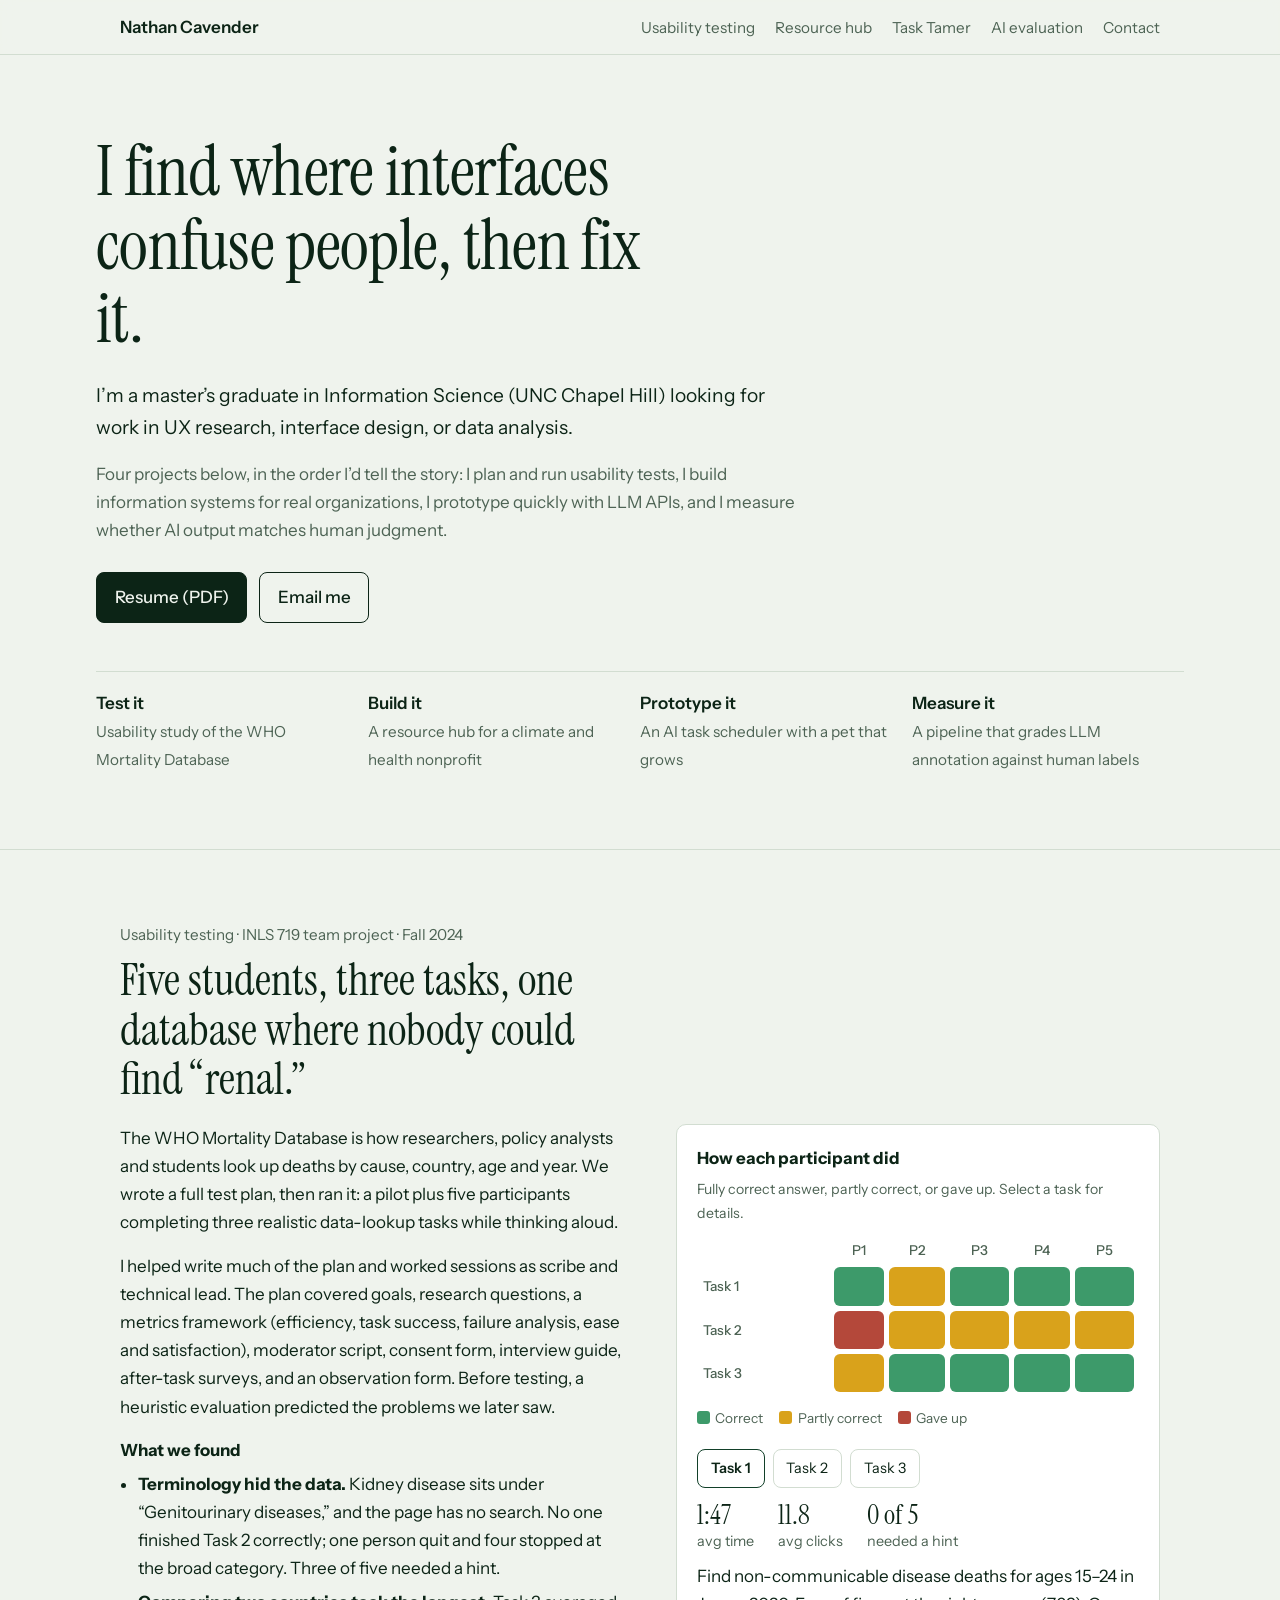
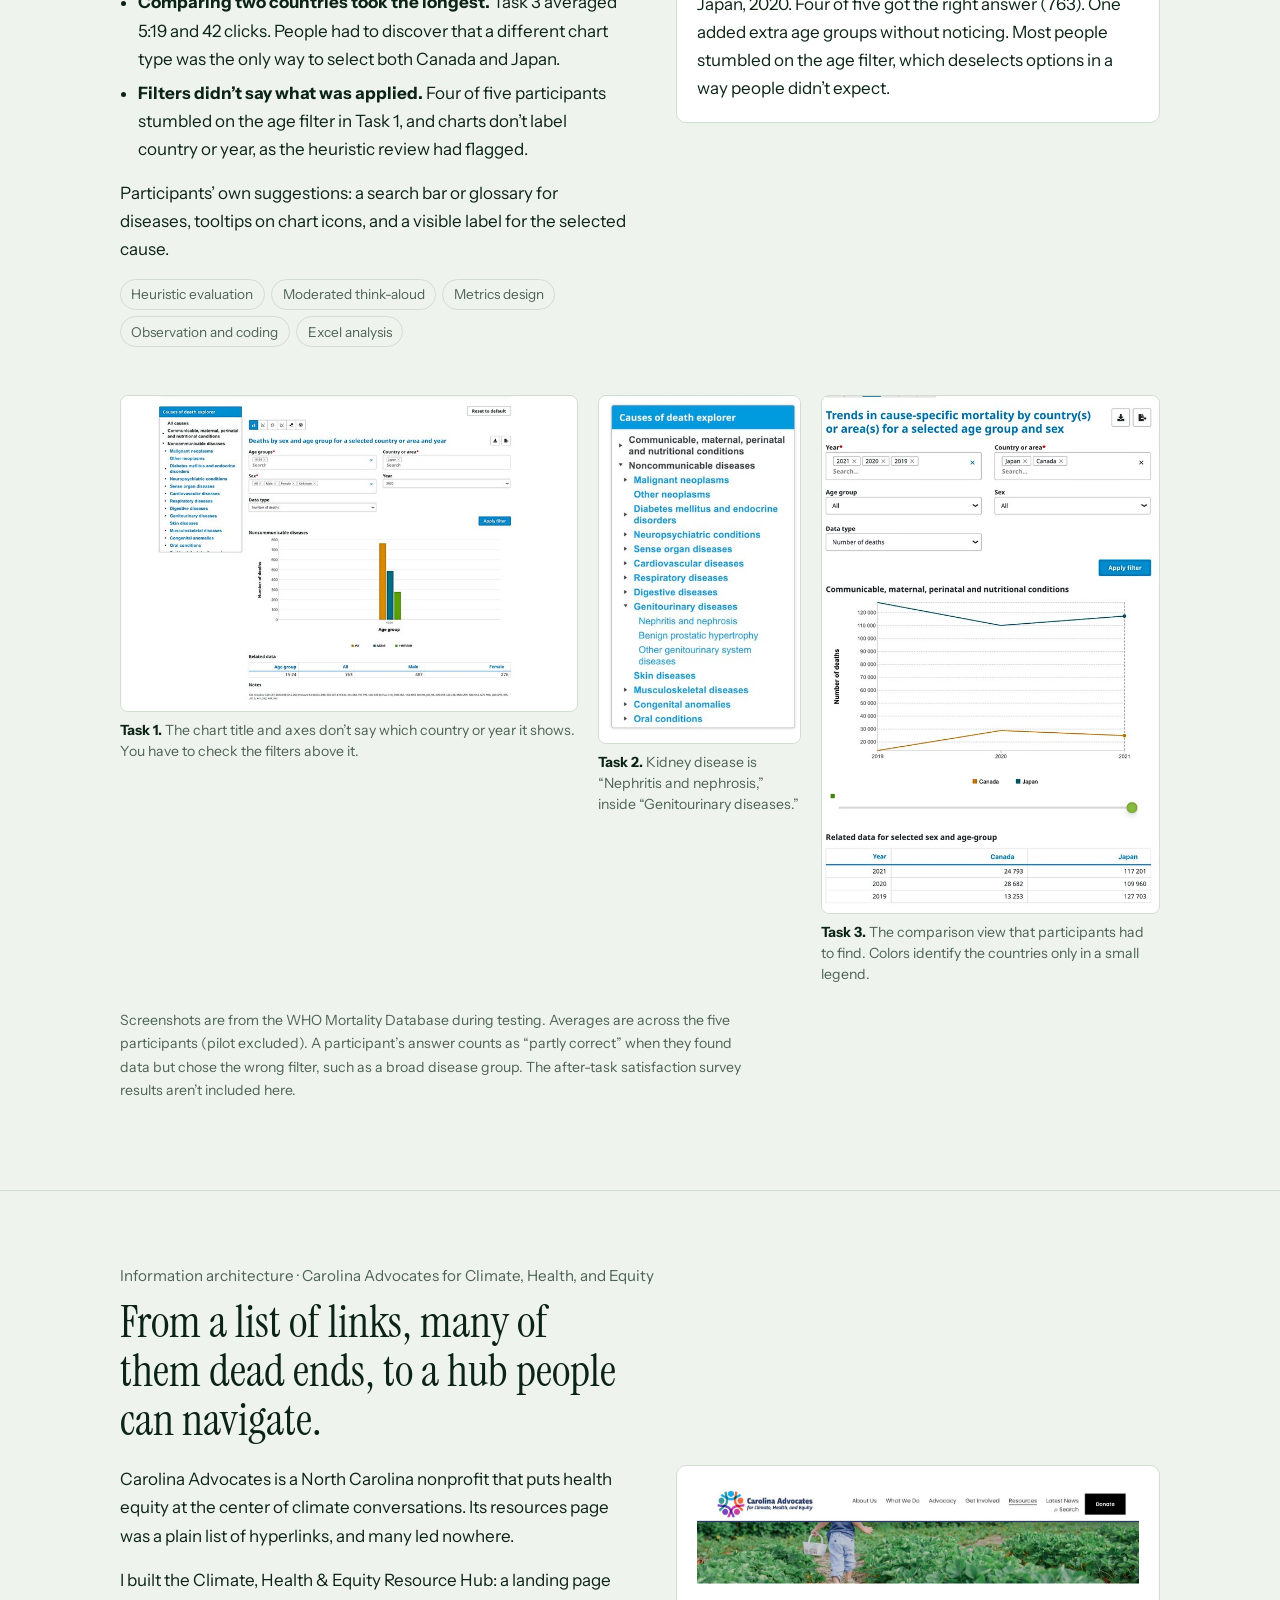
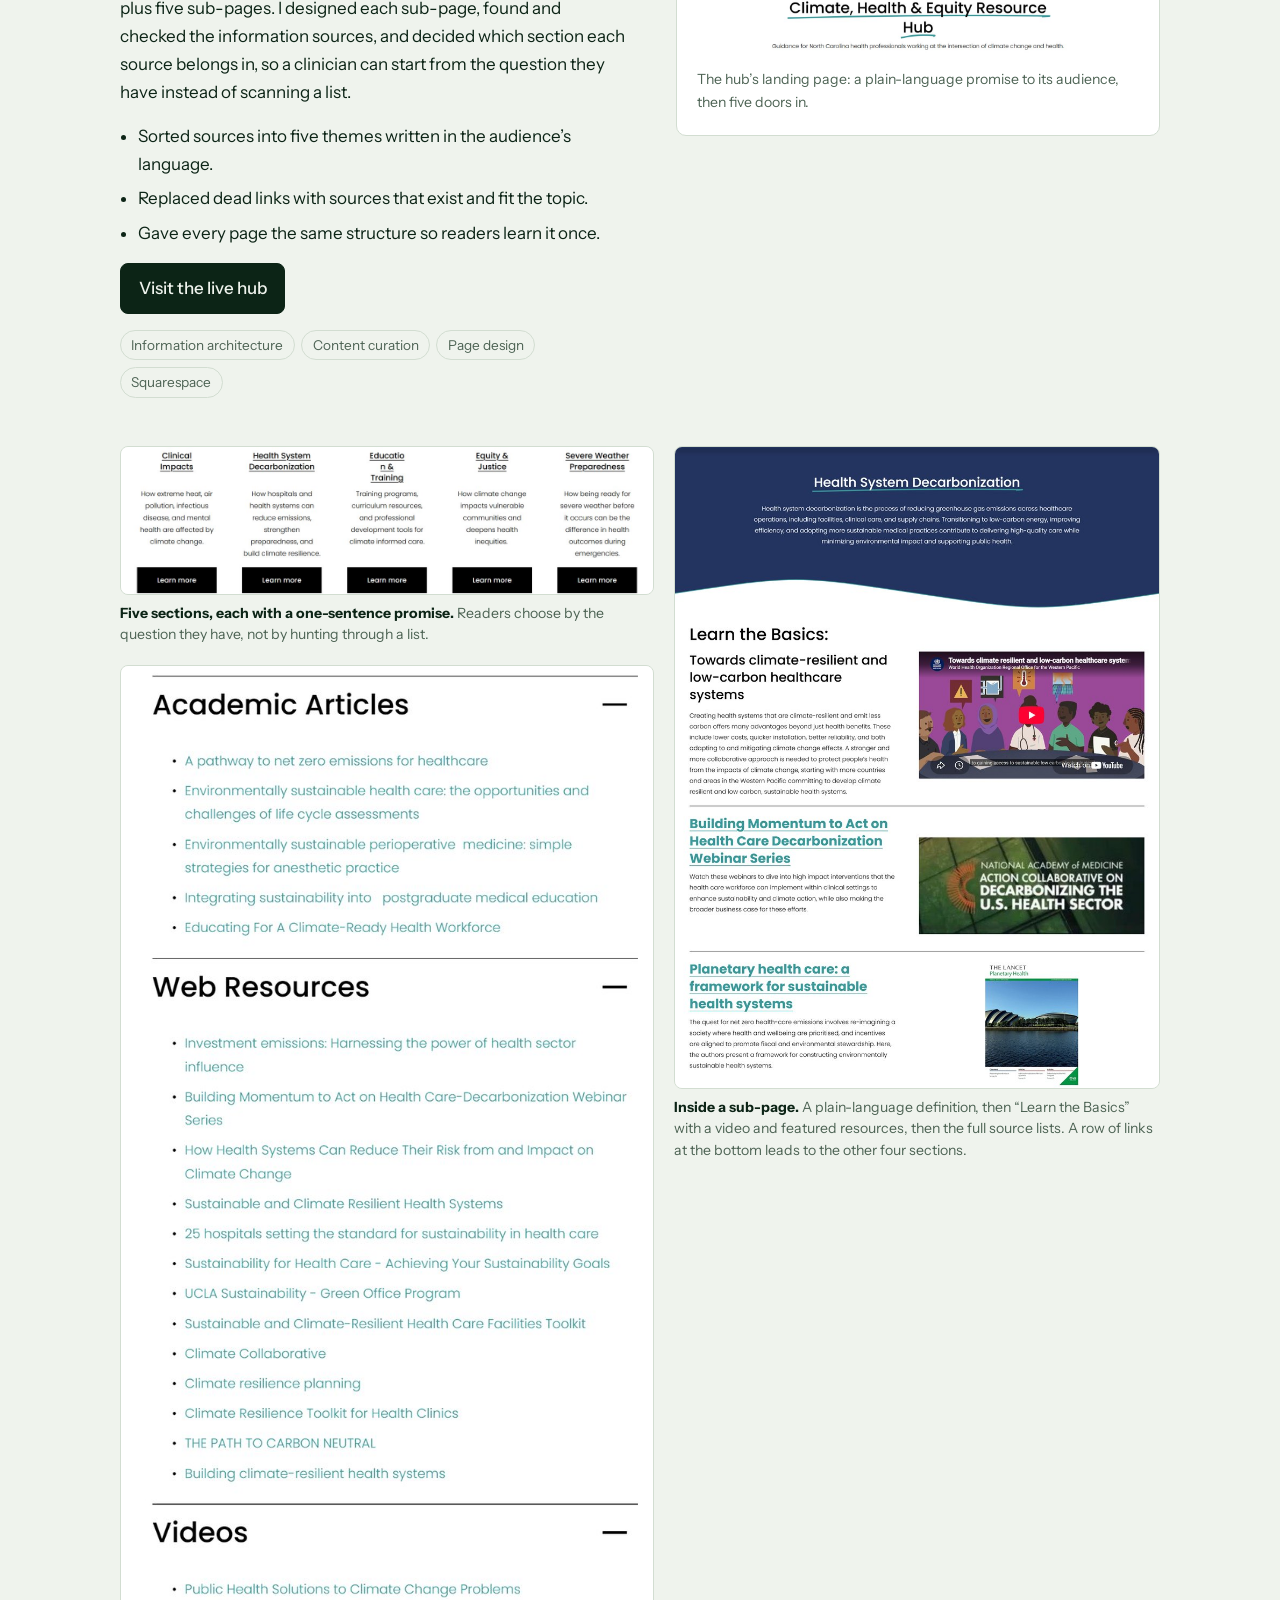
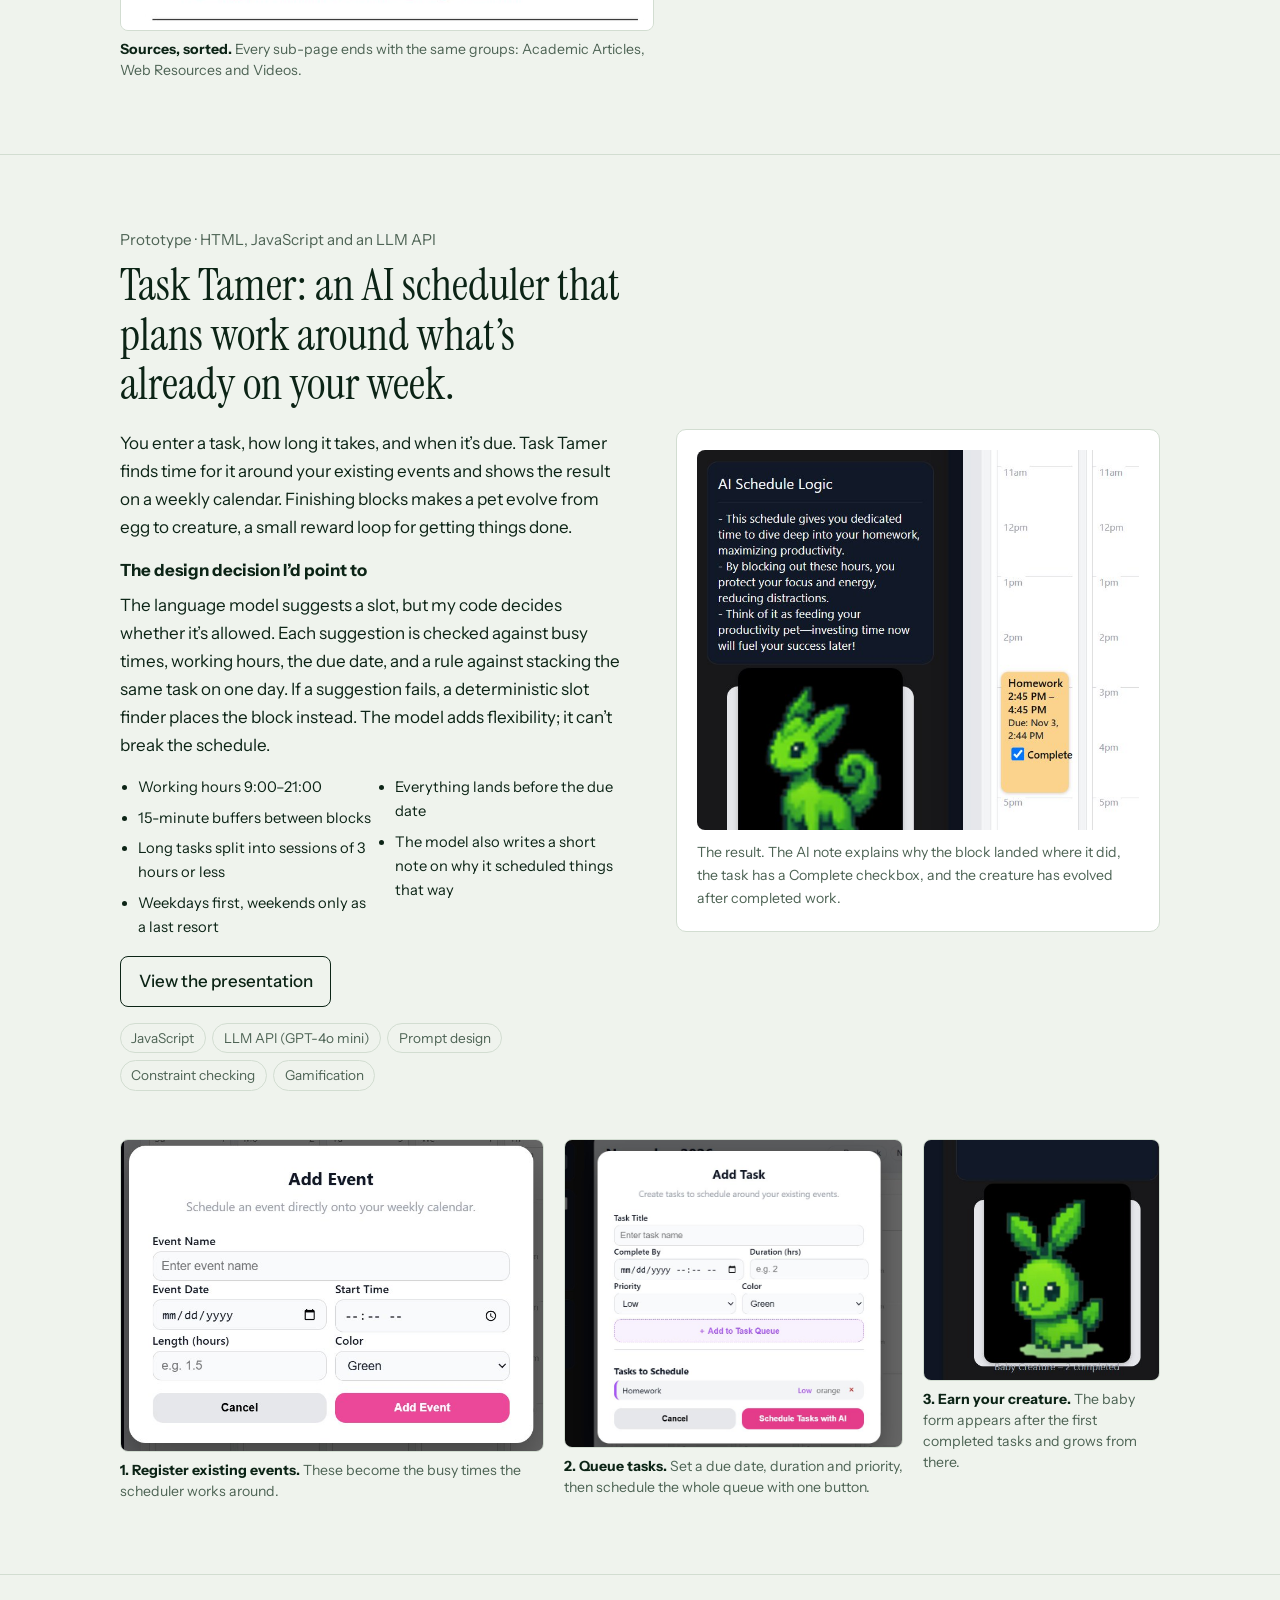
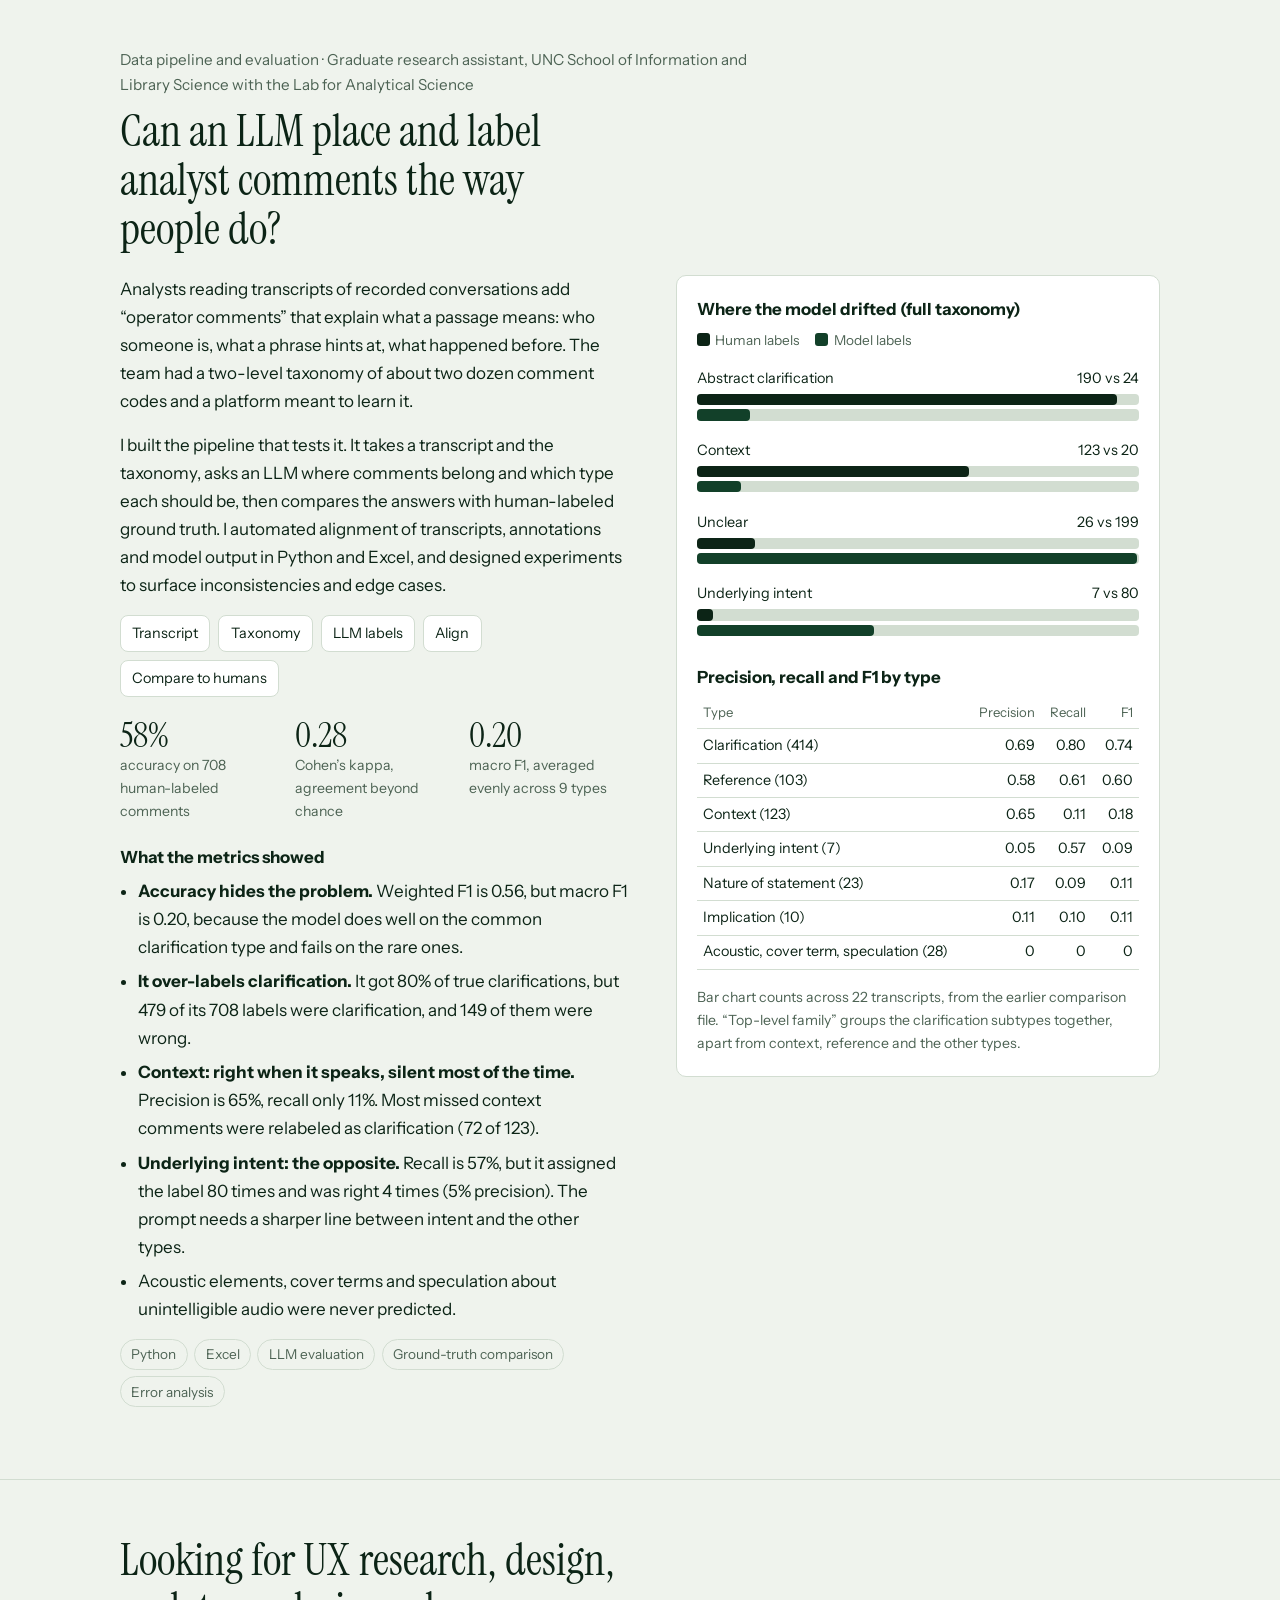
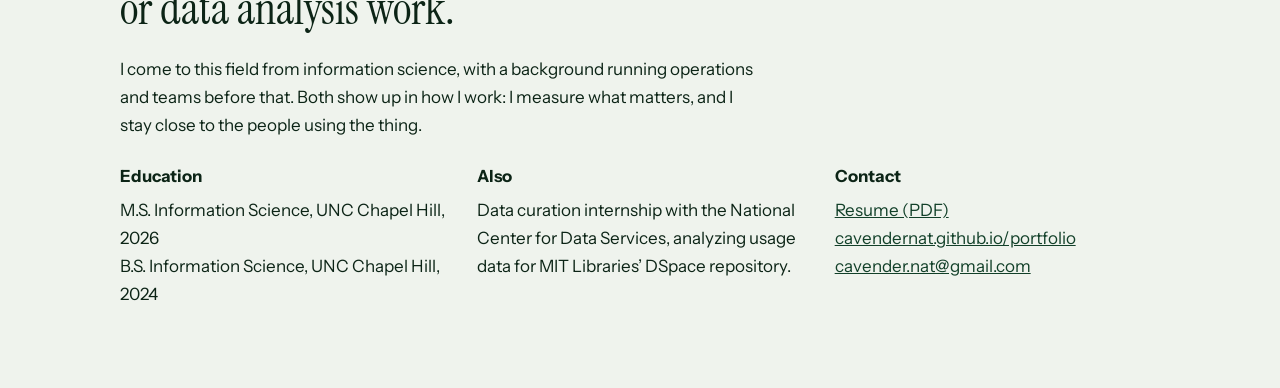
<file: index.html>
<!DOCTYPE html>
<html lang="en">
<head>
<meta charset="utf-8">
<meta name="viewport" content="width=device-width, initial-scale=1">
<title>Nathan Cavender – UX research, design and data analysis</title>
<meta name="description" content="Information Science M.S. (UNC Chapel Hill). I test interfaces, build resource systems, and evaluate AI against human ground truth.">
<link rel="preconnect" href="https://fonts.googleapis.com">
<link rel="preconnect" href="https://fonts.gstatic.com" crossorigin>
<link href="https://fonts.googleapis.com/css2?family=Instrument+Sans:wght@400;500;600&family=Instrument+Serif&display=swap" rel="stylesheet">
<style>
:root{--bg:#eff3ed;--panel:#ffffff;--ink:#0c2416;--mute:#4d6354;--line:#d2ddd1;--accent:#124029;--ok:#3d9a6a;--part:#d9a21b;--bad:#b4483a;--serif:"Instrument Serif",Georgia,serif;--sans:"Instrument Sans",system-ui,-apple-system,"Segoe UI",sans-serif}
@media (prefers-color-scheme:dark){:root:not([data-theme="light"]){--bg:#0e1a13;--panel:#162a1e;--ink:#e6f0e8;--mute:#9bb5a3;--line:#294034;--accent:#7fcf9f;--ok:#52b88a;--part:#e6b43c;--bad:#e0715f}}
*{box-sizing:border-box}
html{scroll-behavior:smooth;scroll-padding-top:4.5rem}
body{margin:0;background:var(--bg);color:var(--ink);font:400 1.0625rem/1.65 var(--sans);-webkit-font-smoothing:antialiased}
a{color:var(--accent)}
:focus-visible{outline:3px solid var(--accent);outline-offset:3px;border-radius:4px}
.wrap{max-width:68rem;margin:0 auto;padding:0 1.5rem}
header.top{position:sticky;top:0;z-index:5;background:color-mix(in srgb,var(--bg) 90%,transparent);backdrop-filter:blur(8px);border-bottom:1px solid var(--line)}
header.top .wrap{display:flex;justify-content:space-between;align-items:center;gap:1rem;padding-block:.8rem}
.brand{font-weight:600;text-decoration:none;color:var(--ink)}
nav a{margin-left:1.25rem;text-decoration:none;color:var(--mute);font-size:.95rem}
nav a:hover{color:var(--ink)}
.hero{padding:5rem 0 3.5rem}
h1{font:400 clamp(2.4rem,6vw,4.4rem)/1.05 var(--serif);margin:0 0 1.5rem;max-width:18ch;letter-spacing:-.01em}
.lede{font-size:1.2rem;max-width:44rem;color:var(--ink);margin:0 0 1rem}
.sub{color:var(--mute);max-width:44rem;margin:0 0 1.75rem}
.btns{display:flex;flex-wrap:wrap;gap:.75rem}
.btn{display:inline-block;padding:.65rem 1.1rem;border-radius:8px;border:1.5px solid var(--ink);color:var(--ink);text-decoration:none;font-weight:500}
.btn.main{background:var(--ink);color:var(--bg)}
.btn:hover{border-color:var(--accent)}
.thread{display:grid;grid-template-columns:repeat(auto-fit,minmax(14rem,1fr));gap:0;margin-top:3rem;border-top:1px solid var(--line)}
.thread a{display:block;padding:1.1rem 1.25rem 1.2rem 0;text-decoration:none;color:var(--ink)}
.thread b{display:block;font-weight:600}
.thread span{color:var(--mute);font-size:.95rem}
.thread a:hover b{color:var(--accent)}
section.proj{padding:4.5rem 0;border-top:1px solid var(--line)}
.meta{color:var(--mute);font-size:.95rem;margin:0 0 .6rem}
h2{font:400 clamp(1.9rem,4vw,2.8rem)/1.1 var(--serif);margin:0 0 1.25rem;max-width:24ch}
h3{font-size:1.05rem;margin:0 0 .35rem}
.cols{display:grid;grid-template-columns:minmax(0,1.05fr) minmax(0,1fr);gap:3rem;align-items:start}
@media (max-width:52rem){.cols{grid-template-columns:1fr;gap:2rem}nav a:not(:last-child){display:none}}
p{margin:0 0 1rem;max-width:40rem}
ul.plain{padding-left:1.1rem;margin:0 0 1rem}
ul.plain li{margin-bottom:.4rem}
.panel{background:var(--panel);border:1px solid var(--line);border-radius:10px;padding:1.25rem}
.chips{display:flex;flex-wrap:wrap;gap:.4rem;margin:1rem 0 0;padding:0;list-style:none}
.chips li{font-size:.85rem;padding:.2rem .65rem;border:1px solid var(--line);border-radius:99px;color:var(--mute)}
/* WHO matrix */
.matrix{width:100%;border-collapse:separate;border-spacing:5px}
.matrix th{font-weight:500;font-size:.85rem;color:var(--mute);text-align:left}
.matrix thead th{text-align:center}
.matrix td{padding:0}
.cell{display:block;width:100%;height:2.4rem;border-radius:6px;border:0}
.c1{background:var(--ok)}.c5{background:var(--part)}.c0{background:var(--bad)}
.legend{display:flex;gap:1rem;flex-wrap:wrap;font-size:.85rem;color:var(--mute);margin:.6rem 0 0}
.legend i{display:inline-block;width:.8rem;height:.8rem;border-radius:3px;margin-right:.35rem;vertical-align:-1px}
.tasktabs{display:flex;gap:.5rem;margin:1.25rem 0 .75rem;flex-wrap:wrap}
.tasktabs button{font:inherit;font-size:.9rem;padding:.4rem .8rem;border-radius:8px;border:1.5px solid var(--line);background:transparent;color:var(--ink);cursor:pointer}
.tasktabs button[aria-selected="true"]{border-color:var(--accent);background:var(--panel);font-weight:600}
.stats{display:flex;gap:1.5rem;margin:0 0 .5rem;font-size:.9rem;color:var(--mute)}
.stats b{display:block;font:400 1.7rem/1.1 var(--serif);color:var(--ink)}
#taskText{margin:0;min-height:5.2rem}
.note{font-size:.88rem;color:var(--mute)}
/* bars */
.bars{display:grid;gap:.9rem}
.bar .lab{display:flex;justify-content:space-between;font-size:.9rem;margin-bottom:.2rem}
.track{height:.7rem;background:var(--line);border-radius:4px;margin-bottom:.25rem;position:relative}
.track i{position:absolute;left:0;top:0;bottom:0;border-radius:4px}
.hum{background:var(--ink)}.mod{background:var(--accent)}
.key{display:flex;gap:1rem;font-size:.85rem;color:var(--mute);margin-bottom:1rem}
.key i{display:inline-block;width:.8rem;height:.8rem;border-radius:3px;margin-right:.35rem;vertical-align:-1px}
.flow{display:flex;flex-wrap:wrap;gap:.5rem;align-items:center;font-size:.9rem;margin:0 0 1.25rem;padding:0;list-style:none}
.flow li{padding:.35rem .7rem;border:1px solid var(--line);border-radius:8px;background:var(--panel)}
.flow li+li::before{content:"";}
.big{display:grid;grid-template-columns:repeat(3,1fr);gap:1rem;margin:0 0 1.25rem}
.big div{font-size:.88rem;color:var(--mute)}
.big b{display:block;font:400 2.2rem/1.05 var(--serif);color:var(--ink)}
/* hub + tamer mocks */
.hub{display:grid;grid-template-columns:1fr 1fr;gap:.5rem}
.hub span{padding:.7rem .8rem;border-radius:8px;background:var(--bg);border:1px solid var(--line);font-size:.9rem}
.before{font-size:.9rem;color:var(--mute);margin:0 0 .5rem}
.old{font-family:ui-monospace,Menlo,monospace;font-size:.8rem;color:var(--bad);margin:0 0 1.1rem;line-height:1.7}
.old s{text-decoration-thickness:1px}
.week{display:grid;grid-template-columns:repeat(5,1fr);gap:.4rem}
.week div{background:var(--bg);border:1px solid var(--line);border-radius:8px;padding:.35rem;min-height:9.5rem;position:relative;font-size:.7rem;color:var(--mute)}
.week em{display:block;font-style:normal;margin-bottom:.3rem}
.blk{position:absolute;left:.3rem;right:.3rem;border-radius:5px;padding:.15rem .3rem;font-size:.68rem;line-height:1.2;color:#fff}
.blk.busy{background:#8a9ba1}.blk.task{background:var(--accent)}
.pr{width:100%;border-collapse:collapse;font-size:.9rem}.pr th,.pr td{padding:.3rem .4rem;border-bottom:1px solid var(--line);text-align:right;font-weight:400}.pr th:first-child{text-align:left}.pr thead th{color:var(--mute);font-size:.82rem}.shots{display:grid;grid-template-columns:1.35fr .6fr 1fr;gap:1.25rem;align-items:start;margin-top:3rem}@media (max-width:52rem){.shots{grid-template-columns:1fr}}.shots figure{margin:0}.shots img{display:block;width:100%;height:auto;border:1px solid var(--line);border-radius:8px;background:#fff}.shots figcaption{font-size:.88rem;color:var(--mute);margin-top:.5rem;line-height:1.5}.shots b{color:var(--ink)}.shots.tamer{grid-template-columns:1.25fr 1fr .7fr}@media (max-width:52rem){.shots.tamer{grid-template-columns:1fr}}.shots.hubshots{grid-template-columns:1.1fr 1fr}.shots.hubshots figure:nth-child(3){grid-column:2;grid-row:1/span 2}@media (max-width:52rem){.shots.hubshots{grid-template-columns:1fr}.shots.hubshots figure:nth-child(3){grid-column:auto;grid-row:auto}}.rules{columns:2;column-gap:1.5rem;font-size:.92rem}
@media (max-width:40rem){.rules{columns:1}}
footer{border-top:1px solid var(--line);padding:3.5rem 0 4rem}
.facts{display:grid;grid-template-columns:repeat(auto-fit,minmax(15rem,1fr));gap:2rem;margin-top:1.5rem}
@media (prefers-reduced-motion:reduce){html{scroll-behavior:auto}}
</style>
</head>
<body>
<header class="top"><div class="wrap">
  <a class="brand" href="#top">Nathan Cavender</a>
  <nav aria-label="Sections"><a href="#who">Usability testing</a><a href="#hub">Resource hub</a><a href="#tamer">Task Tamer</a><a href="#annotation">AI evaluation</a><a href="#contact">Contact</a></nav>
</div></header>

<main id="top">
<div class="wrap hero">
  <h1>I find where interfaces confuse people, then fix it.</h1>
  <p class="lede">I’m a master’s graduate in Information Science (UNC Chapel Hill) looking for work in UX research, interface design, or data analysis.</p>
  <p class="sub">Four projects below, in the order I’d tell the story: I plan and run usability tests, I build information systems for real organizations, I prototype quickly with LLM APIs, and I measure whether AI output matches human judgment.</p>
  <div class="btns"><a class="btn main" href="Nathan_Cavender_Resume.pdf">Resume (PDF)</a><a class="btn" href="mailto:cavender.nat@gmail.com">Email me</a></div>
  <div class="thread">
    <a href="#who"><b>Test it</b><span>Usability study of the WHO Mortality Database</span></a>
    <a href="#hub"><b>Build it</b><span>A resource hub for a climate and health nonprofit</span></a>
    <a href="#tamer"><b>Prototype it</b><span>An AI task scheduler with a pet that grows</span></a>
    <a href="#annotation"><b>Measure it</b><span>A pipeline that grades LLM annotation against human labels</span></a>
  </div>
</div>

<section class="proj" id="who"><div class="wrap">
  <p class="meta">Usability testing · INLS 719 team project · Fall 2024</p>
  <h2>Five students, three tasks, one database where nobody could find “renal.”</h2>
  <div class="cols">
    <div>
      <p>The WHO Mortality Database is how researchers, policy analysts and students look up deaths by cause, country, age and year. We wrote a full test plan, then ran it: a pilot plus five participants completing three realistic data-lookup tasks while thinking aloud.</p>
      <p>I helped write much of the plan and worked sessions as scribe and technical lead. The plan covered goals, research questions, a metrics framework (efficiency, task success, failure analysis, ease and satisfaction), moderator script, consent form, interview guide, after-task surveys, and an observation form. Before testing, a heuristic evaluation predicted the problems we later saw.</p>
      <h3>What we found</h3>
      <ul class="plain">
        <li><b>Terminology hid the data.</b> Kidney disease sits under “Genitourinary diseases,” and the page has no search. No one finished Task 2 correctly; one person quit and four stopped at the broad category. Three of five needed a hint.</li>
        <li><b>Comparing two countries took the longest.</b> Task 3 averaged 5:19 and 42 clicks. People had to discover that a different chart type was the only way to select both Canada and Japan.</li>
        <li><b>Filters didn’t say what was applied.</b> Four of five participants stumbled on the age filter in Task 1, and charts don’t label country or year, as the heuristic review had flagged.</li>
      </ul>
      <p>Participants’ own suggestions: a search bar or glossary for diseases, tooltips on chart icons, and a visible label for the selected cause.</p>
      <ul class="chips"><li>Heuristic evaluation</li><li>Moderated think-aloud</li><li>Metrics design</li><li>Observation and coding</li><li>Excel analysis</li></ul>
    </div>
    <div class="panel">
      <h3>How each participant did</h3>
      <p class="note" style="margin:0 0 .5rem">Fully correct answer, partly correct, or gave up. Select a task for details.</p>
      <table class="matrix" aria-label="Task completion by participant">
        <thead><tr><td></td><th scope="col">P1</th><th scope="col">P2</th><th scope="col">P3</th><th scope="col">P4</th><th scope="col">P5</th></tr></thead>
        <tbody>
          <tr><th scope="row">Task 1</th><td><i class="cell c1" title="Correct"></i></td><td><i class="cell c5" title="Partly correct"></i></td><td><i class="cell c1" title="Correct"></i></td><td><i class="cell c1" title="Correct"></i></td><td><i class="cell c1" title="Correct"></i></td></tr>
          <tr><th scope="row">Task 2</th><td><i class="cell c0" title="Gave up"></i></td><td><i class="cell c5" title="Partly correct"></i></td><td><i class="cell c5" title="Partly correct"></i></td><td><i class="cell c5" title="Partly correct"></i></td><td><i class="cell c5" title="Partly correct"></i></td></tr>
          <tr><th scope="row">Task 3</th><td><i class="cell c5" title="Partly correct"></i></td><td><i class="cell c1" title="Correct"></i></td><td><i class="cell c1" title="Correct"></i></td><td><i class="cell c1" title="Correct"></i></td><td><i class="cell c1" title="Correct"></i></td></tr>
        </tbody>
      </table>
      <div class="legend"><span><i style="background:var(--ok)"></i>Correct</span><span><i style="background:var(--part)"></i>Partly correct</span><span><i style="background:var(--bad)"></i>Gave up</span></div>
      <div class="tasktabs" role="tablist" aria-label="Task details">
        <button role="tab" aria-selected="true" data-t="0">Task 1</button><button role="tab" aria-selected="false" data-t="1">Task 2</button><button role="tab" aria-selected="false" data-t="2">Task 3</button>
      </div>
      <div class="stats"><div><b id="sTime">1:47</b>avg time</div><div><b id="sClicks">11.8</b>avg clicks</div><div><b id="sHelp">0 of 5</b>needed a hint</div></div>
      <p id="taskText" aria-live="polite"></p>
    </div>
  </div>
  <div class="shots">
    <figure><a href="images/who-task1-chart.jpg"><img src="images/who-task1-chart.jpg" alt="WHO Mortality Database chart of non-communicable disease deaths, ages 15–24, with filters above it" loading="lazy"></a><figcaption><b>Task 1.</b> The chart title and axes don’t say which country or year it shows. You have to check the filters above it.</figcaption></figure>
    <figure><a href="images/who-disease-list.jpg"><img src="images/who-disease-list.jpg" alt="Causes of death explorer list showing Genitourinary diseases expanded to Nephritis and nephrosis" loading="lazy"></a><figcaption><b>Task 2.</b> Kidney disease is “Nephritis and nephrosis,” inside “Genitourinary diseases.”</figcaption></figure>
    <figure><a href="images/who-task3-compare.jpg"><img src="images/who-task3-compare.jpg" alt="WHO line chart comparing Canada and Japan, 2019 to 2021, with a data table below" loading="lazy"></a><figcaption><b>Task 3.</b> The comparison view that participants had to find. Colors identify the countries only in a small legend.</figcaption></figure>
  </div>
  <p class="note" style="margin-top:1.5rem">Screenshots are from the WHO Mortality Database during testing. Averages are across the five participants (pilot excluded). A participant’s answer counts as “partly correct” when they found data but chose the wrong filter, such as a broad disease group. The after-task satisfaction survey results aren’t included here.</p>
</div></section>

<section class="proj" id="hub"><div class="wrap">
  <p class="meta">Information architecture · Carolina Advocates for Climate, Health, and Equity</p>
  <h2>From a list of links, many of them dead ends, to a hub people can navigate.</h2>
  <div class="cols">
    <div>
      <p>Carolina Advocates is a North Carolina nonprofit that puts health equity at the center of climate conversations. Its resources page was a plain list of hyperlinks, and many led nowhere.</p>
      <p>I built the Climate, Health &amp; Equity Resource Hub: a landing page plus five sub-pages. I designed each sub-page, found and checked the information sources, and decided which section each source belongs in, so a clinician can start from the question they have instead of scanning a list.</p>
      <ul class="plain">
        <li>Sorted sources into five themes written in the audience’s language.</li>
        <li>Replaced dead links with sources that exist and fit the topic.</li>
        <li>Gave every page the same structure so readers learn it once.</li>
      </ul>
      <p><a class="btn main" href="https://carolinaadvocates.org/resources" rel="noopener">Visit the live hub</a></p>
      <ul class="chips"><li>Information architecture</li><li>Content curation</li><li>Page design</li><li>Squarespace</li></ul>
    </div>
    <figure class="panel" style="margin:0"><a href="images/hub-landing.jpg"><img src="images/hub-landing.jpg" alt="Top of the Climate, Health and Equity Resource Hub page on carolinaadvocates.org" style="width:100%;height:auto;display:block;border-radius:8px" loading="lazy"></a><figcaption class="note" style="margin-top:.7rem">The hub’s landing page: a plain-language promise to its audience, then five doors in.</figcaption></figure>
  </div>
  <div class="shots hubshots">
    <figure><a href="images/hub-sections.jpg"><img src="images/hub-sections.jpg" alt="Five hub sections with one-sentence descriptions and Learn more buttons: Clinical Impacts, Health System Decarbonization, Education and Training, Equity and Justice, Severe Weather Preparedness" loading="lazy"></a><figcaption><b>Five sections, each with a one-sentence promise.</b> Readers choose by the question they have, not by hunting through a list.</figcaption></figure>
    <figure><a href="images/hub-subpage-accordion.jpg"><img src="images/hub-subpage-accordion.jpg" alt="Sub-page lists of linked sources grouped under Academic Articles and Web Resources" loading="lazy"></a><figcaption><b>Sources, sorted.</b> Every sub-page ends with the same groups: Academic Articles, Web Resources and Videos.</figcaption></figure>
    <figure><a href="images/hub-subpage-top.jpg"><img src="images/hub-subpage-top.jpg" alt="Top of the Health System Decarbonization sub-page with a Learn the Basics section containing a video and featured resources" loading="lazy"></a><figcaption><b>Inside a sub-page.</b> A plain-language definition, then “Learn the Basics” with a video and featured resources, then the full source lists. A row of links at the bottom leads to the other four sections.</figcaption></figure>
  </div>
</div></section>

<section class="proj" id="tamer"><div class="wrap">
  <p class="meta">Prototype · HTML, JavaScript and an LLM API</p>
  <h2>Task Tamer: an AI scheduler that plans work around what’s already on your week.</h2>
  <div class="cols">
    <div>
      <p>You enter a task, how long it takes, and when it’s due. Task Tamer finds time for it around your existing events and shows the result on a weekly calendar. Finishing blocks makes a pet evolve from egg to creature, a small reward loop for getting things done.</p>
      <h3>The design decision I’d point to</h3>
      <p>The language model suggests a slot, but my code decides whether it’s allowed. Each suggestion is checked against busy times, working hours, the due date, and a rule against stacking the same task on one day. If a suggestion fails, a deterministic slot finder places the block instead. The model adds flexibility; it can’t break the schedule.</p>
      <ul class="rules plain">
        <li>Working hours 9:00–21:00</li>
        <li>15-minute buffers between blocks</li>
        <li>Long tasks split into sessions of 3 hours or less</li>
        <li>Weekdays first, weekends only as a last resort</li>
        <li>Everything lands before the due date</li>
        <li>The model also writes a short note on why it scheduled things that way</li>
      </ul>
      <p><a class="btn" href="https://canva.link/1tadxg00lgv48jq" rel="noopener">View the presentation</a></p>
      <ul class="chips"><li>JavaScript</li><li>LLM API (GPT-4o mini)</li><li>Prompt design</li><li>Constraint checking</li><li>Gamification</li></ul>
    </div>
    <figure class="panel hero-shot" style="margin:0"><a href="images/tamer-schedule-and-pet.jpg"><img src="images/tamer-schedule-and-pet.jpg" alt="Task Tamer showing an AI explanation of the schedule, a Homework block with a Complete checkbox, and the evolved green creature" style="width:100%;height:auto;display:block;border-radius:8px"></a><figcaption class="note" style="margin-top:.7rem">The result. The AI note explains why the block landed where it did, the task has a Complete checkbox, and the creature has evolved after completed work.</figcaption></figure>
  </div>
  <div class="shots tamer">
    <figure><a href="images/tamer-add-event.jpg"><img src="images/tamer-add-event.jpg" alt="Add Event form with name, date, start time, length and color" loading="lazy"></a><figcaption><b>1. Register existing events.</b> These become the busy times the scheduler works around.</figcaption></figure>
    <figure><a href="images/tamer-add-task.jpg"><img src="images/tamer-add-task.jpg" alt="Add Task form with due date, duration, priority and a queue of tasks to schedule" loading="lazy"></a><figcaption><b>2. Queue tasks.</b> Set a due date, duration and priority, then schedule the whole queue with one button.</figcaption></figure>
    <figure><a href="images/tamer-baby-creature.jpg"><img src="images/tamer-baby-creature.jpg" alt="Pixel-art baby creature with leaf ears" loading="lazy"></a><figcaption><b>3. Earn your creature.</b> The baby form appears after the first completed tasks and grows from there.</figcaption></figure>
  </div>
</div></section>

<section class="proj" id="annotation"><div class="wrap">
  <p class="meta">Data pipeline and evaluation · Graduate research assistant, UNC School of Information and Library Science with the Lab for Analytical Science</p>
  <h2>Can an LLM place and label analyst comments the way people do?</h2>
  <div class="cols">
    <div>
      <p>Analysts reading transcripts of recorded conversations add “operator comments” that explain what a passage means: who someone is, what a phrase hints at, what happened before. The team had a two-level taxonomy of about two dozen comment codes and a platform meant to learn it.</p>
      <p>I built the pipeline that tests it. It takes a transcript and the taxonomy, asks an LLM where comments belong and which type each should be, then compares the answers with human-labeled ground truth. I automated alignment of transcripts, annotations and model output in Python and Excel, and designed experiments to surface inconsistencies and edge cases.</p>
      <ol class="flow" aria-label="Pipeline steps"><li>Transcript</li><li>Taxonomy</li><li>LLM labels</li><li>Align</li><li>Compare to humans</li></ol>
      <div class="big"><div><b>58%</b>accuracy on 708 human-labeled comments</div><div><b>0.28</b>Cohen’s kappa, agreement beyond chance</div><div><b>0.20</b>macro F1, averaged evenly across 9 types</div></div>
      <h3>What the metrics showed</h3>
      <ul class="plain">
        <li><b>Accuracy hides the problem.</b> Weighted F1 is 0.56, but macro F1 is 0.20, because the model does well on the common clarification type and fails on the rare ones.</li>
        <li><b>It over-labels clarification.</b> It got 80% of true clarifications, but 479 of its 708 labels were clarification, and 149 of them were wrong.</li>
        <li><b>Context: right when it speaks, silent most of the time.</b> Precision is 65%, recall only 11%. Most missed context comments were relabeled as clarification (72 of 123).</li>
        <li><b>Underlying intent: the opposite.</b> Recall is 57%, but it assigned the label 80 times and was right 4 times (5% precision). The prompt needs a sharper line between intent and the other types.</li>
        <li>Acoustic elements, cover terms and speculation about unintelligible audio were never predicted.</li>
      </ul>
      <ul class="chips"><li>Python</li><li>Excel</li><li>LLM evaluation</li><li>Ground-truth comparison</li><li>Error analysis</li></ul>
    </div>
    <div class="panel">
      <h3>Where the model drifted (full taxonomy)</h3>
      <div class="key"><span><i class="hum"></i>Human labels</span><span><i class="mod"></i>Model labels</span></div>
      <div class="bars">
        <div class="bar"><div class="lab"><span>Abstract clarification</span><span>190 vs 24</span></div><div class="track"><i class="hum" style="width:95%"></i></div><div class="track"><i class="mod" style="width:12%"></i></div></div>
        <div class="bar"><div class="lab"><span>Context</span><span>123 vs 20</span></div><div class="track"><i class="hum" style="width:61.5%"></i></div><div class="track"><i class="mod" style="width:10%"></i></div></div>
        <div class="bar"><div class="lab"><span>Unclear</span><span>26 vs 199</span></div><div class="track"><i class="hum" style="width:13%"></i></div><div class="track"><i class="mod" style="width:99.5%"></i></div></div>
        <div class="bar"><div class="lab"><span>Underlying intent</span><span>7 vs 80</span></div><div class="track"><i class="hum" style="width:3.5%"></i></div><div class="track"><i class="mod" style="width:40%"></i></div></div>
      </div>
      <h3 style="margin-top:1.5rem">Precision, recall and F1 by type</h3>
      <table class="pr" aria-label="Precision, recall and F1 by comment type"><thead><tr><th scope="col">Type</th><th scope="col">Precision</th><th scope="col">Recall</th><th scope="col">F1</th></tr></thead><tbody>
      <tr><th scope="row">Clarification (414)</th><td>0.69</td><td>0.80</td><td>0.74</td></tr>
      <tr><th scope="row">Reference (103)</th><td>0.58</td><td>0.61</td><td>0.60</td></tr>
      <tr><th scope="row">Context (123)</th><td>0.65</td><td>0.11</td><td>0.18</td></tr>
      <tr><th scope="row">Underlying intent (7)</th><td>0.05</td><td>0.57</td><td>0.09</td></tr>
      <tr><th scope="row">Nature of statement (23)</th><td>0.17</td><td>0.09</td><td>0.11</td></tr>
      <tr><th scope="row">Implication (10)</th><td>0.11</td><td>0.10</td><td>0.11</td></tr>
      <tr><th scope="row">Acoustic, cover term, speculation (28)</th><td>0</td><td>0</td><td>0</td></tr></tbody></table>
      <p class="note" style="margin:1rem 0 0">Bar chart counts across 22 transcripts, from the earlier comparison file. “Top-level family” groups the clarification subtypes together, apart from context, reference and the other types.</p>
    </div>
  </div>
</div></section>
</main>

<footer id="contact"><div class="wrap">
  <h2>Looking for UX research, design, or data analysis work.</h2>
  <p>I come to this field from information science, with a background running operations and teams before that. Both show up in how I work: I measure what matters, and I stay close to the people using the thing.</p>
  <div class="facts">
    <div><h3>Education</h3><p>M.S. Information Science, UNC Chapel Hill, 2026<br>B.S. Information Science, UNC Chapel Hill, 2024</p></div>
    <div><h3>Also</h3><p>Data curation internship with the National Center for Data Services, analyzing usage data for MIT Libraries’ DSpace repository.</p></div>
    <div><h3>Contact</h3><p><a href="Nathan_Cavender_Resume.pdf">Resume (PDF)</a><br><a href="https://cavendernat.github.io/portfolio/index.html">cavendernat.github.io/portfolio</a><br><a href="mailto:cavender.nat@gmail.com">cavender.nat@gmail.com</a></p></div>
  </div>
</div></footer>

<script>
(function(){
  var T=[
    {time:"1:47",clicks:"11.8",help:"0 of 5",text:"Find non-communicable disease deaths for ages 15–24 in Japan, 2020. Four of five got the right answer (763). One added extra age groups without noticing. Most people stumbled on the age filter, which deselects options in a way people didn’t expect."},
    {time:"4:35",clicks:"24",help:"3 of 5",text:"Find kidney-disease deaths for ages 35–54 in Japan, 2021. Nobody got it fully right. The category is “Genitourinary,” there is no search, and people picked the whole group or gave up. One said, “I wish there was a search feature.”"},
    {time:"5:19",clicks:"42.2",help:"3 of 5",text:"Compare communicable-disease deaths in Canada and Japan across three years. Four of five succeeded, slowly. The country picker only takes one country on the default chart, so people tried chart icons until they found one that allowed two."}
  ];
  var tabs=document.querySelectorAll(".tasktabs button");
  function show(i){
    tabs.forEach(function(b,j){b.setAttribute("aria-selected",j===i?"true":"false")});
    document.getElementById("sTime").textContent=T[i].time;
    document.getElementById("sClicks").textContent=T[i].clicks;
    document.getElementById("sHelp").textContent=T[i].help;
    document.getElementById("taskText").textContent=T[i].text;
  }
  tabs.forEach(function(b){b.addEventListener("click",function(){show(+b.dataset.t)})});
  show(0);
})();
</script>
</body>
</html>
</file>
